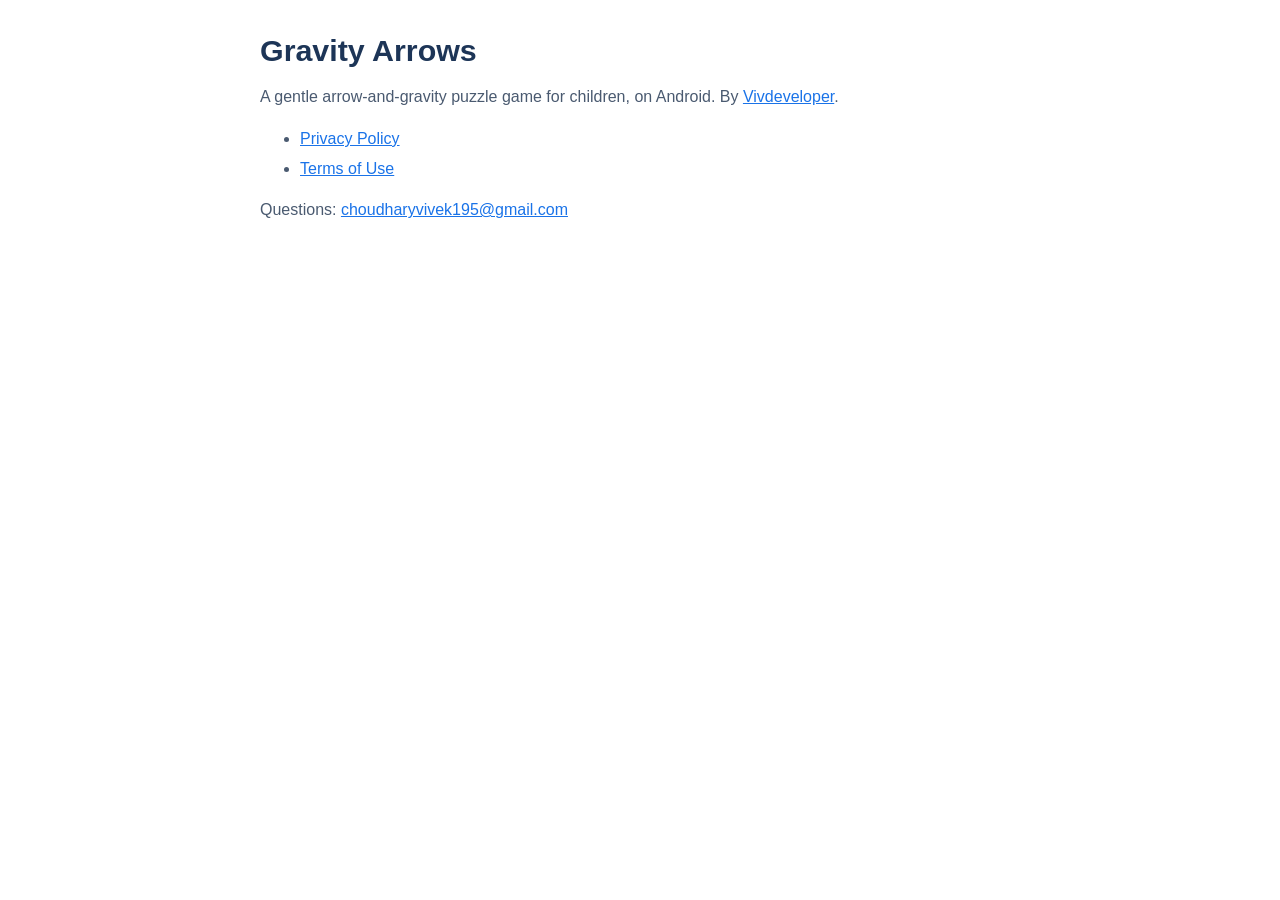
<file: index.html>
<!doctype html>
<html lang="en">
<head>
<meta charset="utf-8">
<meta name="viewport" content="width=device-width, initial-scale=1">
<title>Gravity Arrows</title>
<meta name="description" content="Privacy policy and terms of use for Gravity Arrows, a puzzle game for children on Android.">
<link rel="stylesheet" href="style.css">
</head>
<body>
<main>
<h1>Gravity Arrows</h1>
<p>A gentle arrow-and-gravity puzzle game for children, on Android. By <a href="https://github.com/Vivdeveloper/">Vivdeveloper</a>.</p>
<ul>
  <li><a href="privacy/">Privacy Policy</a></li>
  <li><a href="terms/">Terms of Use</a></li>
</ul>
<p>Questions: <a href="mailto:choudharyvivek195@gmail.com">choudharyvivek195@gmail.com</a></p>
</main>
</body>
</html>
</file>
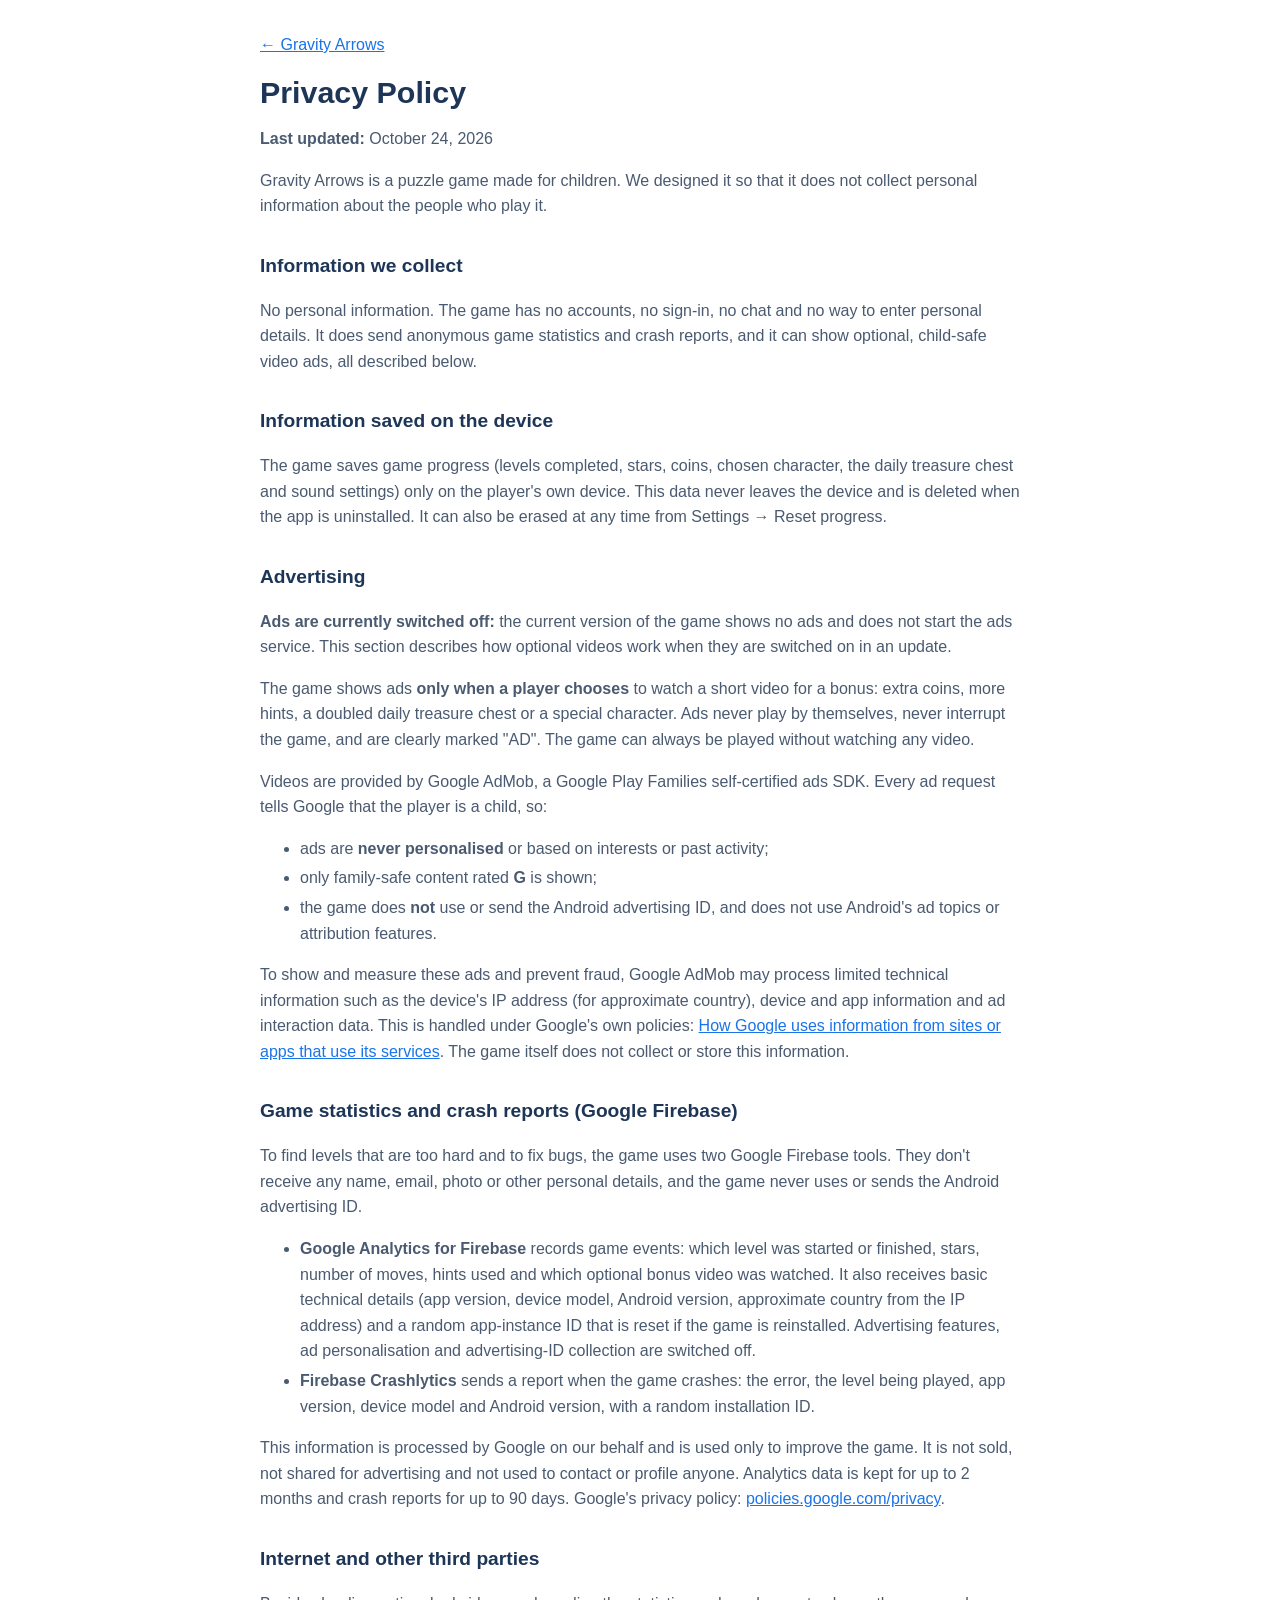
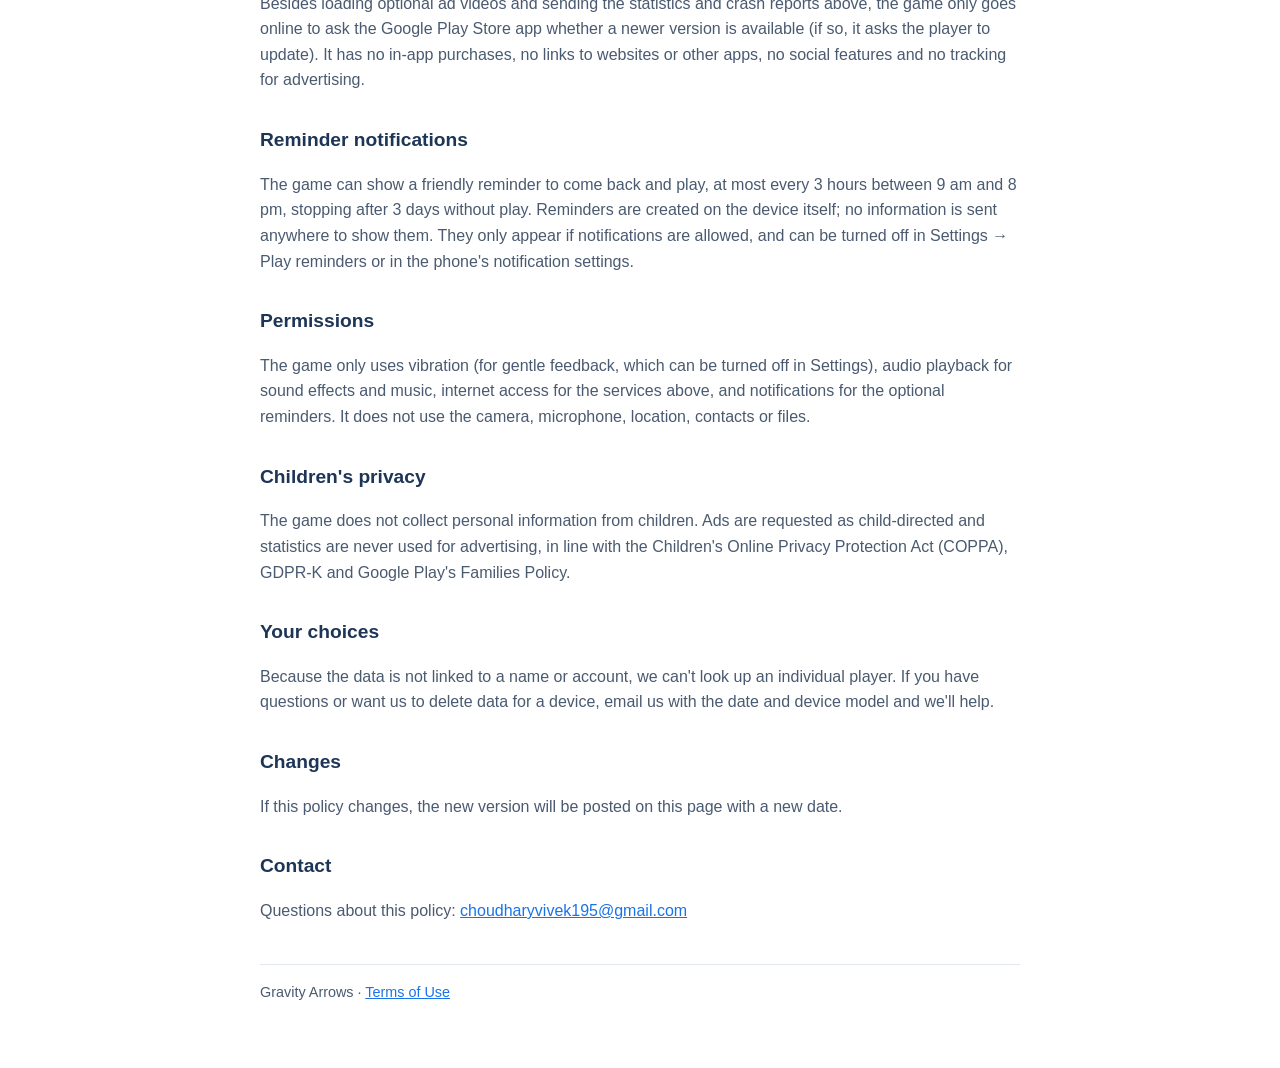
<file: privacy/index.html>
<!doctype html>
<html lang="en">
<head>
<meta charset="utf-8">
<meta name="viewport" content="width=device-width, initial-scale=1">
<title>Gravity Arrows – Privacy Policy</title>
<meta name="description" content="How the Gravity Arrows children's game handles information: no personal data, child-directed opt-in ads only.">
<link rel="stylesheet" href="../style.css">
</head>
<body>
<main>
<a class="back" href="../">← Gravity Arrows</a>
<h1>Privacy Policy</h1>
<p><strong>Last updated:</strong> October 24, 2026</p>

<p>Gravity Arrows is a puzzle game made for children. We designed it so that it does not collect personal information about the people who play it.</p>

<h2>Information we collect</h2>
<p>No personal information. The game has no accounts, no sign-in, no chat and no way to enter personal details. It does send anonymous game statistics and crash reports, and it can show optional, child-safe video ads, all described below.</p>

<h2>Information saved on the device</h2>
<p>The game saves game progress (levels completed, stars, coins, chosen character, the daily treasure chest and sound settings) only on the player's own device. This data never leaves the device and is deleted when the app is uninstalled. It can also be erased at any time from Settings → Reset progress.</p>

<h2>Advertising</h2>
<p><strong>Ads are currently switched off:</strong> the current version of the game shows no ads and does not start the ads service. This section describes how optional videos work when they are switched on in an update.</p>
<p>The game shows ads <strong>only when a player chooses</strong> to watch a short video for a bonus: extra coins, more hints, a doubled daily treasure chest or a special character. Ads never play by themselves, never interrupt the game, and are clearly marked "AD". The game can always be played without watching any video.</p>
<p>Videos are provided by Google AdMob, a Google Play Families self-certified ads SDK. Every ad request tells Google that the player is a child, so:</p>
<ul>
  <li>ads are <strong>never personalised</strong> or based on interests or past activity;</li>
  <li>only family-safe content rated <strong>G</strong> is shown;</li>
  <li>the game does <strong>not</strong> use or send the Android advertising ID, and does not use Android's ad topics or attribution features.</li>
</ul>
<p>To show and measure these ads and prevent fraud, Google AdMob may process limited technical information such as the device's IP address (for approximate country), device and app information and ad interaction data. This is handled under Google's own policies: <a href="https://policies.google.com/technologies/partner-sites">How Google uses information from sites or apps that use its services</a>. The game itself does not collect or store this information.</p>

<h2>Game statistics and crash reports (Google Firebase)</h2>
<p>To find levels that are too hard and to fix bugs, the game uses two Google Firebase tools. They don't receive any name, email, photo or other personal details, and the game never uses or sends the Android advertising ID.</p>
<ul>
  <li><strong>Google Analytics for Firebase</strong> records game events: which level was started or finished, stars, number of moves, hints used and which optional bonus video was watched. It also receives basic technical details (app version, device model, Android version, approximate country from the IP address) and a random app-instance ID that is reset if the game is reinstalled. Advertising features, ad personalisation and advertising-ID collection are switched off.</li>
  <li><strong>Firebase Crashlytics</strong> sends a report when the game crashes: the error, the level being played, app version, device model and Android version, with a random installation ID.</li>
</ul>
<p>This information is processed by Google on our behalf and is used only to improve the game. It is not sold, not shared for advertising and not used to contact or profile anyone. Analytics data is kept for up to 2 months and crash reports for up to 90 days. Google's privacy policy: <a href="https://policies.google.com/privacy">policies.google.com/privacy</a>.</p>

<h2>Internet and other third parties</h2>
<p>Besides loading optional ad videos and sending the statistics and crash reports above, the game only goes online to ask the Google Play Store app whether a newer version is available (if so, it asks the player to update). It has no in-app purchases, no links to websites or other apps, no social features and no tracking for advertising.</p>

<h2>Reminder notifications</h2>
<p>The game can show a friendly reminder to come back and play, at most every 3 hours between 9 am and 8 pm, stopping after 3 days without play. Reminders are created on the device itself; no information is sent anywhere to show them. They only appear if notifications are allowed, and can be turned off in Settings → Play reminders or in the phone's notification settings.</p>

<h2>Permissions</h2>
<p>The game only uses vibration (for gentle feedback, which can be turned off in Settings), audio playback for sound effects and music, internet access for the services above, and notifications for the optional reminders. It does not use the camera, microphone, location, contacts or files.</p>

<h2>Children's privacy</h2>
<p>The game does not collect personal information from children. Ads are requested as child-directed and statistics are never used for advertising, in line with the Children's Online Privacy Protection Act (COPPA), GDPR-K and Google Play's Families Policy.</p>

<h2>Your choices</h2>
<p>Because the data is not linked to a name or account, we can't look up an individual player. If you have questions or want us to delete data for a device, email us with the date and device model and we'll help.</p>

<h2>Changes</h2>
<p>If this policy changes, the new version will be posted on this page with a new date.</p>

<h2>Contact</h2>
<p>Questions about this policy: <a href="mailto:choudharyvivek195@gmail.com">choudharyvivek195@gmail.com</a></p>
<footer>Gravity Arrows · <a href="../terms/">Terms of Use</a></footer>
</main>
</body>
</html>
</file>
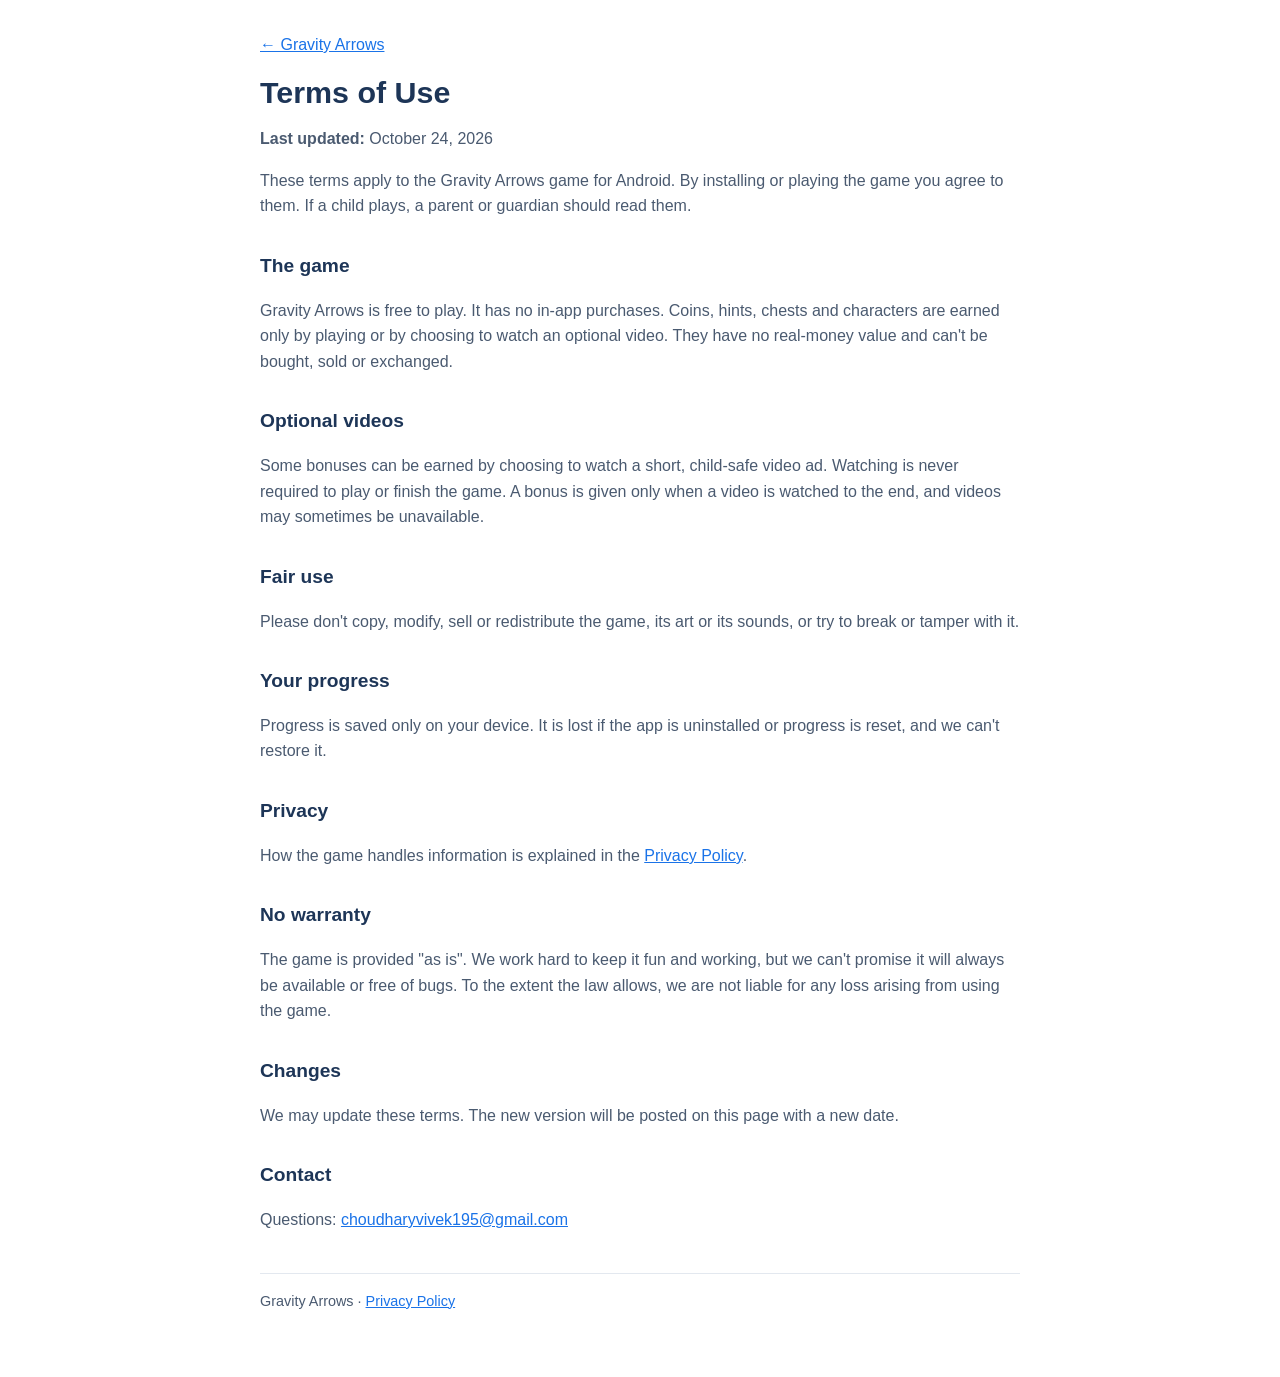
<file: terms/index.html>
<!doctype html>
<html lang="en">
<head>
<meta charset="utf-8">
<meta name="viewport" content="width=device-width, initial-scale=1">
<title>Gravity Arrows – Terms of Use</title>
<meta name="description" content="Terms of use for the Gravity Arrows children's puzzle game.">
<link rel="stylesheet" href="../style.css">
</head>
<body>
<main>
<a class="back" href="../">← Gravity Arrows</a>
<h1>Terms of Use</h1>
<p><strong>Last updated:</strong> October 24, 2026</p>

<p>These terms apply to the Gravity Arrows game for Android. By installing or playing the game you agree to them. If a child plays, a parent or guardian should read them.</p>

<h2>The game</h2>
<p>Gravity Arrows is free to play. It has no in-app purchases. Coins, hints, chests and characters are earned only by playing or by choosing to watch an optional video. They have no real-money value and can't be bought, sold or exchanged.</p>

<h2>Optional videos</h2>
<p>Some bonuses can be earned by choosing to watch a short, child-safe video ad. Watching is never required to play or finish the game. A bonus is given only when a video is watched to the end, and videos may sometimes be unavailable.</p>

<h2>Fair use</h2>
<p>Please don't copy, modify, sell or redistribute the game, its art or its sounds, or try to break or tamper with it.</p>

<h2>Your progress</h2>
<p>Progress is saved only on your device. It is lost if the app is uninstalled or progress is reset, and we can't restore it.</p>

<h2>Privacy</h2>
<p>How the game handles information is explained in the <a href="../privacy/">Privacy Policy</a>.</p>

<h2>No warranty</h2>
<p>The game is provided "as is". We work hard to keep it fun and working, but we can't promise it will always be available or free of bugs. To the extent the law allows, we are not liable for any loss arising from using the game.</p>

<h2>Changes</h2>
<p>We may update these terms. The new version will be posted on this page with a new date.</p>

<h2>Contact</h2>
<p>Questions: <a href="mailto:choudharyvivek195@gmail.com">choudharyvivek195@gmail.com</a></p>
<footer>Gravity Arrows · <a href="../privacy/">Privacy Policy</a></footer>
</main>
</body>
</html>
</file>
<file: style.css>
:root { --bg: #ffffff; --fg: #1d3557; --muted: #4a5a70; --link: #1a73e8; --line: #e3e8ef; color-scheme: light dark; }
@media (prefers-color-scheme: dark) { :root { --bg: #111418; --fg: #e8edf4; --muted: #a9b3c1; --link: #8ab4f8; --line: #2a313b; } }
body { margin: 0; background: var(--bg); color: var(--fg); font: 16px/1.6 -apple-system, BlinkMacSystemFont, "Segoe UI", Roboto, Helvetica, Arial, sans-serif; }
main { max-width: 760px; margin: 0 auto; padding: 32px 16px 64px; }
h1 { font-size: 1.9rem; line-height: 1.2; margin: 0 0 4px; }
h2 { font-size: 1.2rem; margin: 32px 0 8px; }
p, li { color: var(--muted); }
li { margin: 4px 0; }
a { color: var(--link); }
.back { display: inline-block; margin-bottom: 16px; }
footer { margin-top: 40px; padding-top: 16px; border-top: 1px solid var(--line); font-size: .9rem; color: var(--muted); }
</file>
